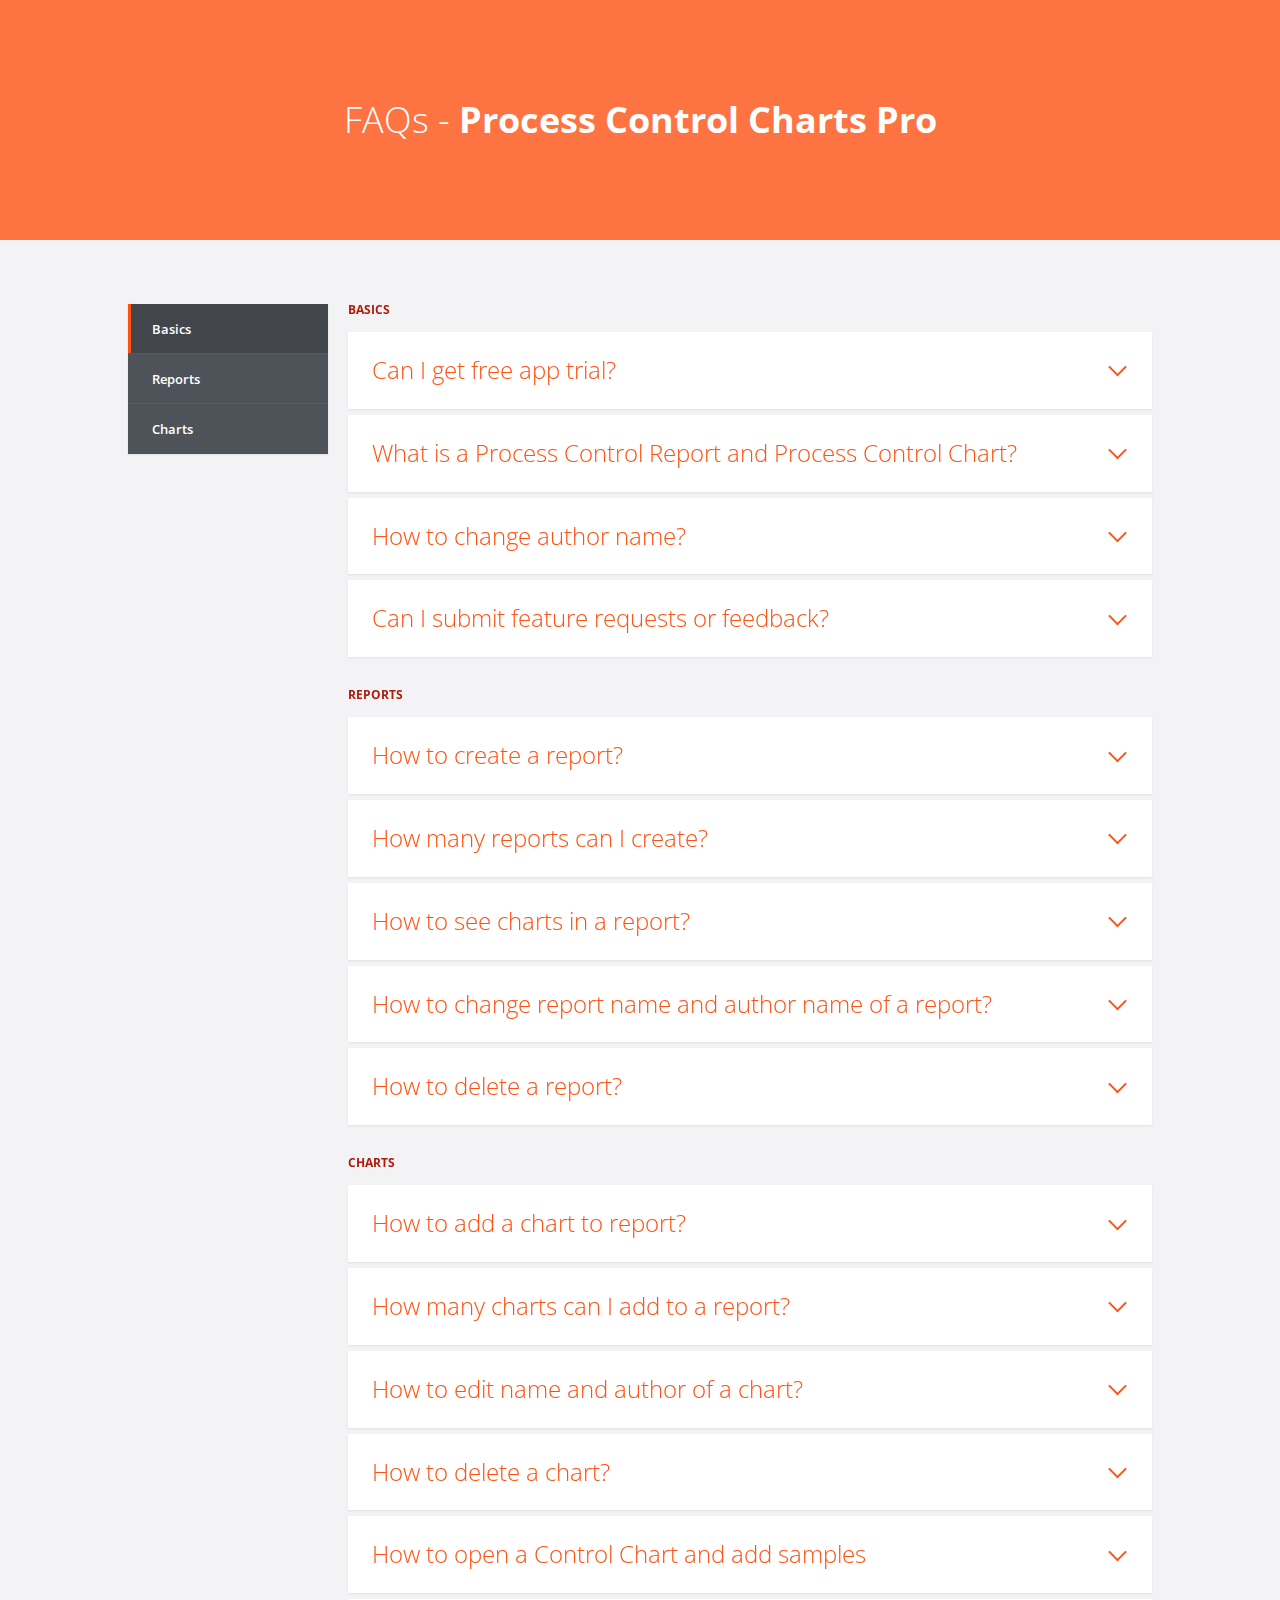
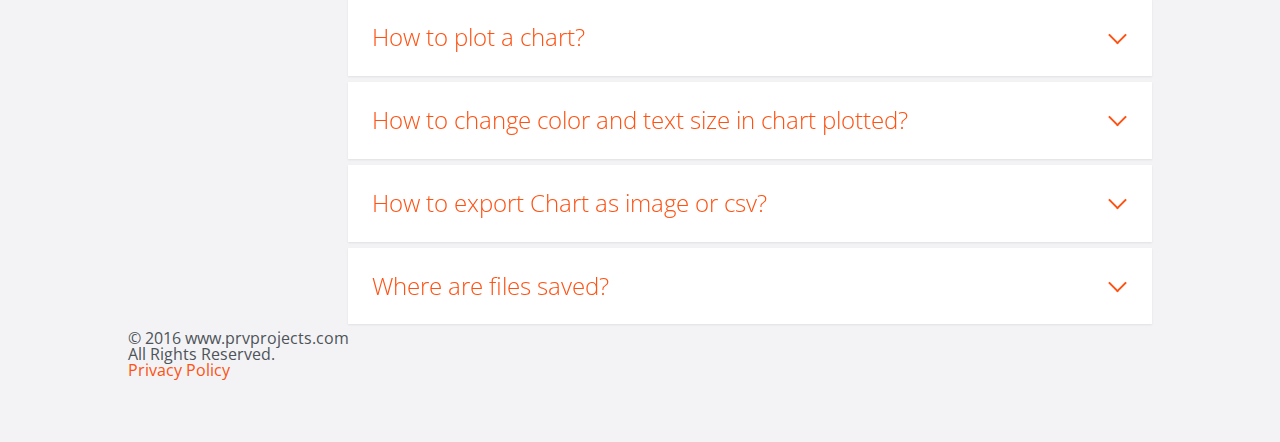
<file: faqs/index.html>
<!doctype html>
<html lang="en" class="no-js">
<head>
	<meta charset="UTF-8">
        <meta name="viewport" content="width=device-width, initial-scale=1.0, maximum-scale=1.0, user-scalable=no">
        <meta name="description" content="FAQs for Process Control Charts Pro - App for Android" />
        <meta name="keywords" content="faqs, frequently asked questions, plot control charts, calculate control limits, generate quality control report, process control charts, x bar chart, r chart, s chart, n chart, p chart, c chart, save chart as pdf, save chart as png,
                            statistical process control charts pdf, process control charts calculations, control limits calculator, mu sigma limits" />
        <meta name="author" content="Pankaj Kumar" />

        <link rel="shortcut icon" href="images/favicon.png">
	<link href='http://fonts.googleapis.com/css?family=Open+Sans:400,300,600,700' rel='stylesheet' type='text/css'>

	<link rel="stylesheet" href="css/reset.css"> <!-- CSS reset -->
	<link rel="stylesheet" href="css/style.css"> <!-- Resource style -->
	<script src="js/modernizr.js"></script> <!-- Modernizr -->
        <title>FAQs | Frequently Asked Questions - Process Control Charts Pro - App for Android</title>
        <script>
          (function(i,s,o,g,r,a,m){i['GoogleAnalyticsObject']=r;i[r]=i[r]||function(){
          (i[r].q=i[r].q||[]).push(arguments)},i[r].l=1*new Date();a=s.createElement(o),
          m=s.getElementsByTagName(o)[0];a.async=1;a.src=g;m.parentNode.insertBefore(a,m)
          })(window,document,'script','https://www.google-analytics.com/analytics.js','ga');

          ga('create', 'UA-81023468-1', 'auto');
          ga('send', 'pageview');

        </script>
</head>
<body>
<header  style="background: #FD7341;">
<h1>FAQs - <a style="color: #fff; font-weight: bold;" href="http://www.prvprojects.com">Process Control Charts Pro</a></h1>
</header>
<section class="cd-faq">
	<ul class="cd-faq-categories">
                <li><a class="selected" href="#basics" onclick="ga('send', 'event', 'FAQ Page', 'Basic', 'Checking out app faqs');">Basics</a></li>
                <li><a href="#mobile" href="#basics" onclick="ga('send', 'event', 'FAQ Page', 'Reports', 'Checking out app faqs');">Reports</a></li>
                <li><a href="#account" href="#basics" onclick="ga('send', 'event', 'FAQ Page', 'Charts', 'Checking out app faqs');">Charts</a></li>
	</ul> <!-- cd-faq-categories -->

	<div class="cd-faq-items">
		<ul id="basics" class="cd-faq-group">
			<li class="cd-faq-title"><h2>Basics</h2></li>
			<li>
                                <a class="cd-faq-trigger" href="#0"  onclick="ga('send', 'event', 'Basic', 'Q-1', 'Checking out faq answers');">Can I get free app trial?</a>
				<div class="cd-faq-content">
                                        <p>You can contact us on our website for free trial. We will try our best to accommodate your request.</p>
				</div> <!-- cd-faq-content -->
                        </li>

                        <li>
                                <a class="cd-faq-trigger" href="#0" onclick="ga('send', 'event', 'Basic', 'Q-2', 'Checking out faq answers');">What is a Process Control Report and Process Control Chart?</a>
                                <div class="cd-faq-content">
                                        <p>A Process Control Report is like a book which contains many chapters. You can add as many charts in a report as you need. E.g. A report may have 20 R Charts, 10 P Charts, 2 C Charts etc.</p>
                                </div> <!-- cd-faq-content -->
                        </li>

                        <li>
                                <a class="cd-faq-trigger" href="#0" onclick="ga('send', 'event', 'Basic', 'Q-3', 'Checking out faq answers');">How to change author name?</a>
                                <div class="cd-faq-content">
                                        <p>Go to Preferences -> Press Author Name field and edit it.</p>
                                </div> <!-- cd-faq-content -->
                        </li>

                        <li>
                                <a class="cd-faq-trigger" href="#0" onclick="ga('send', 'event', 'Basic', 'Q-4', 'Checking out faq answers');">Can I submit feature requests or feedback?</a>
                                <div class="cd-faq-content">
                                        <p>Yes, you are always welcome to contact us for any query, suggestion. You can use in-app contact form or contact us on website</p>
                                </div> <!-- cd-faq-content -->
                        </li>


		</ul> <!-- cd-faq-group -->

		<ul id="mobile" class="cd-faq-group">
                        <li class="cd-faq-title"><h2>Reports</h2></li>
			<li>
                                <a class="cd-faq-trigger" href="#0" onclick="ga('send', 'event', 'Reports', 'Q-1', 'Checking out faq answers');">How to create a report?</a>
				<div class="cd-faq-content">
                                        <p>Open App -> On HomeScreen, you will have a circular button on bottom -> Press it -> Enter Report Name -> You are done</p>
				</div> <!-- cd-faq-content -->
                        </li>


                        <li>
                                <a class="cd-faq-trigger" href="#0" onclick="ga('send', 'event', 'Reports', 'Q-2', 'Checking out faq answers');">How many reports can I create?</a>
                                <div class="cd-faq-content">
                                        <p>Theoretically, you can create as many reports as you need. But due to device configuration and software restrictions, it will not be unlimited nummber but well above general needs.</p>
                                </div> <!-- cd-faq-content -->
                        </li>

                        <li>
                                <a class="cd-faq-trigger" href="#0" onclick="ga('send', 'event', 'Reports', 'Q-3', 'Checking out faq answers');">How to see charts in a report?</a>
                                <div class="cd-faq-content">
                                        <p>Open App -> Open Home Screen -> You will see the list of reports -> Press on report's name -> You will see the Report Contents Screen</p>
                                </div> <!-- cd-faq-content -->
                        </li>
                        <li>
                                <a class="cd-faq-trigger" href="#0" onclick="ga('send', 'event', 'Reports', 'Q-4', 'Checking out faq answers');">How to change report name and author name of a report?</a>
                                <div class="cd-faq-content">
                                        <p>Open App -> Open Home Screen -> You will see the list of reports -> press EDIT on the report which you want to update. -> Enter updated text</p>
                                </div> <!-- cd-faq-content -->
                        </li>
                        <li>
                                <a class="cd-faq-trigger" href="#0" onclick="ga('send', 'event', 'Reports', 'Q-5', 'Checking out faq answers');">How to delete a report?</a>
                                <div class="cd-faq-content">
                                        <p>Open App -> Open Home Screen -> You will see the list of reports -> press DELETE on the report which you want to delete. Please note  deleting a report will delete all its charts, including samples.</p>
                                </div> <!-- cd-faq-content -->
                        </li>

		</ul> <!-- cd-faq-group -->

		<ul id="account" class="cd-faq-group">
                        <li class="cd-faq-title"><h2>Charts</h2></li>
			<li>
                                <a class="cd-faq-trigger" href="#0" onclick="ga('send', 'event', 'Charts', 'Q-1', 'Checking out faq answers');">How to add a chart to report?</a>
				<div class="cd-faq-content">
                                        <p>Open App -> Open Report -> Press button on right bottom -> Enter Chart name -> Press on Chart Type icon -> A new blank chart of selected Chart Type will appear on top of list.</p>
				</div> <!-- cd-faq-content -->
			</li>

			<li>
                                <a class="cd-faq-trigger" href="#0" onclick="ga('send', 'event', 'Charts', 'Q-2', 'Checking out faq answers');">How many charts can I add to a report?</a>
				<div class="cd-faq-content">
                                        <p>Theoretically, you can add as many charts as you need. But due to device configuration and software restrictions, it will not be unlimited nummber but well above general needs.</p>
				</div> <!-- cd-faq-content -->
                        </li>

                        <li>
                                <a class="cd-faq-trigger" href="#0" onclick="ga('send', 'event', 'Charts', 'Q-3', 'Checking out faq answers');">How to edit name and author of a chart?</a>
                                <div class="cd-faq-content">
                                        <p>Open Report Contents Screen, press over flow menu on that chart (three vertical dots), there you can edit your chart.</p>
                                </div> <!-- cd-faq-content -->
                        </li>

                        <li>
                                <a class="cd-faq-trigger" href="#0" onclick="ga('send', 'event', 'Charts', 'Q-4', 'Checking out faq answers');">How to delete a chart?</a>
                                <div class="cd-faq-content">
                                        <p>Open Report Contents Screen, press over flow menu on that chart (three vertical dots), there you can delete your chart.</p>
                                </div> <!-- cd-faq-content -->
                        </li>
                        <li>
                                <a class="cd-faq-trigger" href="#0" onclick="ga('send', 'event', 'Charts', 'Q-5', 'Checking out faq answers');">How to open a Control Chart and add samples</a>
                                <div class="cd-faq-content">
                                        <p>Open App -> HomeScreen -> You see reports list -> Select a report -> Add a chart of required chart type -> Press its name -> Chart Opens up -> Press Right Bottom button ->Press Add Sample button -> Select data input method -> Sample will be added to first row of samples table</p>
                                </div> <!-- cd-faq-content -->
                        </li>

                        <li>
                                <a class="cd-faq-trigger" href="#0" onclick="ga('send', 'event', 'Charts', 'Q-6', 'Checking out faq answers');">How to plot a chart?</a>
                                <div class="cd-faq-content">
                                        <p>After you have added samples to a chart, press right bottom button and press plot chart -> App will show you plotted chart</p>
                                </div> <!-- cd-faq-content -->
                        </li>

                        <li>
                                <a class="cd-faq-trigger" href="#0" onclick="ga('send', 'event', 'Charts', 'Q-7', 'Checking out faq answers');">How to change color and text size in chart plotted?</a>
                                <div class="cd-faq-content">
                                        <p>Open preferences screen from navigation meu -> Change parameters you need to -> Press back -> Plot Chart again.</p>
                                </div> <!-- cd-faq-content -->
                        </li>

                        <li>
                                <a class="cd-faq-trigger" href="#0" onclick="ga('send', 'event', 'Charts', 'Q-8', 'Checking out faq answers');">How to export Chart as image or csv?</a>
                                <div class="cd-faq-content">
                                        <p>After plotting chart, press bottom right button, press Save button -> select type of save action you need.</p>
                                </div> <!-- cd-faq-content -->
                        </li>

                        <li>
                                <a class="cd-faq-trigger" href="#0" onclick="ga('send', 'event', 'Charts', 'Q-9', 'Checking out faq answers');">Where are files saved?</a>
                                <div class="cd-faq-content">
                                        <p>Images are saved in DCIM folder (Images folder), CSV files are saved in Download folder.</p>
                                </div> <!-- cd-faq-content -->
                        </li>

                </ul> <!-- cd-faq-group -->

	</div> <!-- cd-faq-items -->
        <a href="#0" class="cd-close-panel">Close</a>


<footer id="footer">

                                        <p style="text-center">&copy; 2016 www.prvprojects.com <a href="index.html"></a> <br/>All Rights Reserved.</p>
                                        <p style="text-center"><a href="privacypolicy.html" onclick="ga('send', 'event', 'Footer', 'Privacy Policy', 'Reading privacy policy');">Privacy Policy</a></p>

</footer>




</section> <!-- cd-faq -->


<script src="js/jquery-2.1.1.js"></script>
<script src="js/jquery.mobile.custom.min.js"></script>
<script src="js/main.js"></script> <!-- Resource jQuery -->
</body>
</html>
</file>
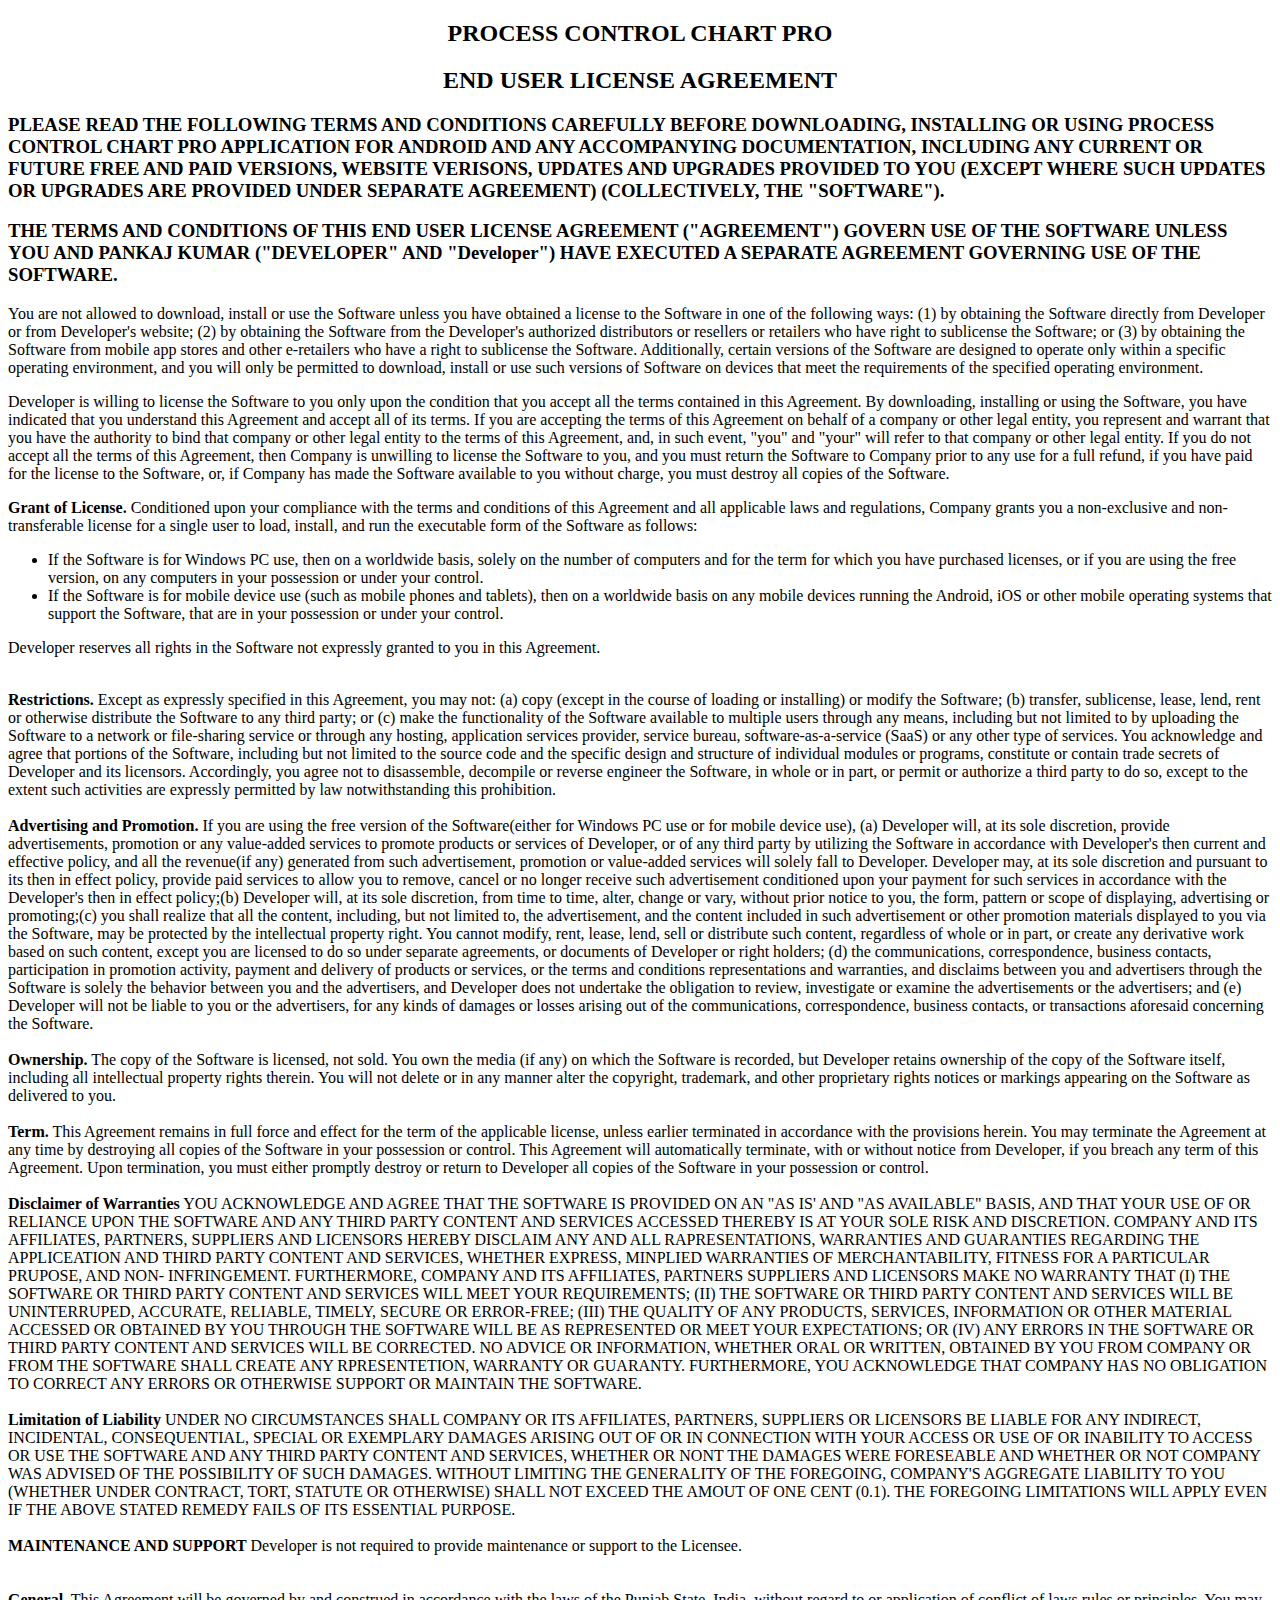
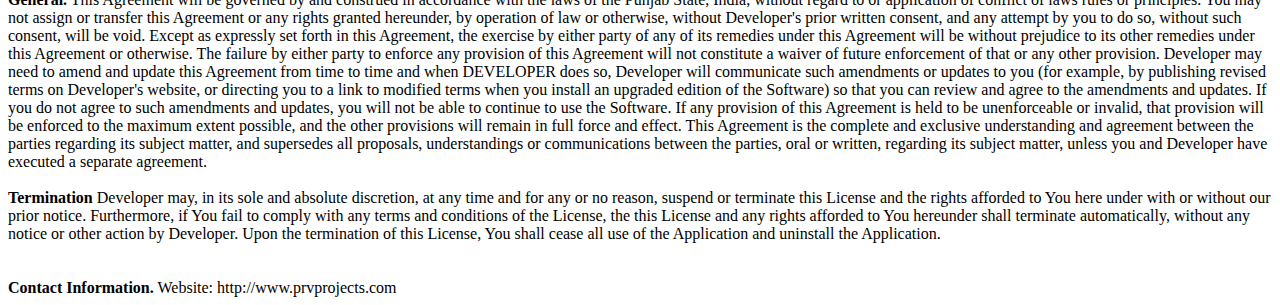
<file: eula.html>
<!DOCTYPE html>
<html>
<head>
<meta name="description" content="EULA for Process Control Charts Pro and Process Control Charts Lite"
</head>

<body>

<h2 style="text-align:center">PROCESS CONTROL CHART PRO</h2>
<h2 style="text-align:center">END USER LICENSE AGREEMENT</h2>


<h3>PLEASE READ THE FOLLOWING TERMS AND CONDITIONS CAREFULLY BEFORE DOWNLOADING,
INSTALLING OR USING PROCESS CONTROL CHART PRO APPLICATION FOR ANDROID AND ANY ACCOMPANYING DOCUMENTATION,
INCLUDING ANY CURRENT OR FUTURE FREE AND PAID VERSIONS, WEBSITE VERISONS, UPDATES AND UPGRADES PROVIDED TO YOU (EXCEPT WHERE SUCH UPDATES OR UPGRADES ARE
PROVIDED UNDER SEPARATE AGREEMENT) (COLLECTIVELY, THE "SOFTWARE").</h3>

<h3>THE TERMS AND CONDITIONS OF THIS END USER LICENSE AGREEMENT ("AGREEMENT") GOVERN
USE OF THE SOFTWARE UNLESS YOU AND PANKAJ KUMAR ("DEVELOPER" AND "Developer")
HAVE EXECUTED A SEPARATE AGREEMENT GOVERNING USE OF THE SOFTWARE.</h3>

<p>You are not allowed to download, install or use the Software unless you have
obtained a license to the Software in one of the following ways:
(1) by obtaining the Software directly from Developer or from Developer's website;
(2) by obtaining the Software from the Developer's authorized distributors or resellers
or retailers who have right to sublicense the Software; or
(3) by obtaining the Software
from mobile app stores and other e-retailers who have a right to sublicense the Software.
Additionally, certain versions of the Software are designed to operate only within a
specific operating environment, and you will only be permitted to download, install or
use such versions of Software on devices that meet the requirements of the specified
operating environment.</p>

<p>Developer is willing to license the Software to you only
upon the condition that you accept all the terms contained in this Agreement.
By downloading, installing or using the Software, you have indicated that you
understand this Agreement and accept all of its terms.  If you are accepting the
terms of this Agreement on behalf of a company or other legal entity, you represent
and warrant that you have the authority to bind that company or other legal entity
to the terms of this Agreement, and, in such event, "you" and "your" will refer to
that company or other legal entity.  If you do not accept all the terms of this
Agreement, then Company is unwilling to license the Software to you, and you must
return the Software to Company prior to any use for a full refund, if you have paid
for the license to the Software, or, if Company has made the Software available to
you without charge, you must destroy all copies of the Software.</p>


<li>
<b>Grant of License.</b>
Conditioned upon your compliance with the terms and conditions of this Agreement and
all applicable laws and regulations, Company grants you a non-exclusive and non-transferable
license for a single user to load, install, and run the executable form of the Software as follows:
</li>

<ul>
<li>If the Software is for Windows PC use, then on a worldwide basis, solely on the number of computers and for the term for which you have purchased
licenses, or if you are using the free version, on any computers in your possession or under your control.</li>

<li>If the Software is for mobile device use (such as mobile phones and tablets), then on a worldwide
basis on any mobile devices running the Android, iOS or other mobile operating systems that support
the Software, that are in your possession or under your control.</li>

</ul>

Developer reserves
all rights in the Software not expressly granted to you in this Agreement.</p>
</br>
<li><b>Restrictions.</b>  Except as expressly
specified in this Agreement, you may not: (a) copy (except in the course of loading or installing) or modify
the Software; (b) transfer, sublicense, lease, lend, rent or otherwise distribute the Software to any third party;
or (c) make the functionality of the Software available to multiple users through any means, including but not
limited to by uploading the Software to a network or file-sharing service or through any hosting, application
services provider, service bureau, software-as-a-service (SaaS) or any other type of services.  You acknowledge
and agree that portions of the Software, including but not limited to the source code and the specific design
and structure of individual modules or programs, constitute or contain trade secrets of Developer and its licensors.
Accordingly, you agree not to disassemble, decompile or reverse engineer the Software, in whole or in part, or
permit or authorize a third party to do so, except to the extent such activities are expressly permitted by law
notwithstanding this prohibition.</li>
</br>
<li><b>Advertising and Promotion.</b>
If you are using the free version of
the Software(either for Windows PC use or for mobile device use), (a)  Developer will, at its sole discretion,
provide advertisements,  promotion or any value-added services to promote products or services of Developer, or
of any third party by utilizing the Software in accordance with Developer's then current and effective policy,
and all the revenue(if any) generated from such advertisement, promotion or value-added services will solely
fall to Developer. Developer may, at its sole discretion and pursuant to its then in effect policy, provide paid
services to allow you to remove, cancel or no longer receive such advertisement conditioned upon your payment
for such services in accordance with the Developer's then in effect policy;(b) Developer will, at its sole discretion,
from time to time, alter, change or vary, without prior notice to you,  the form, pattern or scope of displaying,
advertising or promoting;(c) you shall realize that all the content, including, but not limited to, the advertisement,
and the content included in such advertisement or other promotion materials displayed to you via the Software, may be
protected by the intellectual property right. You cannot modify, rent, lease, lend, sell or distribute such content,
regardless of whole or in part, or create any derivative work based on such content, except you are licensed to do so
under separate agreements, or documents of Developer or right holders; (d) the communications, correspondence, business
contacts, participation in promotion activity, payment and delivery of products or services, or the terms and conditions
representations and warranties, and disclaims between you and advertisers through the Software is solely the behavior
between you and the advertisers, and Developer does not undertake the obligation to review, investigate or examine the
advertisements or the advertisers; and (e) Developer will not be liable to you or the advertisers, for any kinds of damages
or losses  arising out of the communications, correspondence, business contacts, or transactions aforesaid concerning
the Software.</li>
</br>
<li><b>Ownership.</b>
The copy of the Software is licensed, not sold.  You own the media (if any) on which the Software is recorded,
but Developer retains ownership of the copy of the Software itself, including all intellectual property rights
therein.  You will not delete or in any manner alter the copyright, trademark, and other proprietary rights
notices or markings appearing on the Software as delivered to you.</li>
</br>
<li><b>Term.</b>
This Agreement remains in full force and effect for
the term of the applicable license, unless earlier terminated in accordance with the provisions herein.  You may
terminate the Agreement at any time by destroying all copies of the Software in your possession or control.  This
Agreement will automatically terminate, with or without notice from Developer, if you breach any term of this Agreement.
Upon termination, you must either promptly destroy or return to Developer all copies of the Software in your possession
or control.</li>
</br>

 <li><b>Disclaimer of Warranties</b>
YOU ACKNOWLEDGE AND AGREE THAT THE SOFTWARE IS PROVIDED ON AN "AS IS' AND "AS AVAILABLE" BASIS, AND THAT YOUR USE OF OR RELIANCE UPON THE SOFTWARE AND ANY THIRD PARTY CONTENT AND SERVICES ACCESSED THEREBY IS AT YOUR SOLE RISK AND DISCRETION. COMPANY AND ITS AFFILIATES, PARTNERS, SUPPLIERS AND LICENSORS HEREBY DISCLAIM ANY AND ALL RAPRESENTATIONS, WARRANTIES AND GUARANTIES REGARDING THE APPLICEATION AND THIRD PARTY CONTENT AND SERVICES, WHETHER EXPRESS, MINPLIED WARRANTIES OF MERCHANTABILITY, FITNESS FOR A PARTICULAR PRUPOSE, AND NON- INFRINGEMENT. FURTHERMORE, COMPANY AND ITS AFFILIATES, PARTNERS SUPPLIERS AND LICENSORS MAKE NO WARRANTY THAT (I) THE SOFTWARE OR THIRD PARTY CONTENT AND SERVICES WILL MEET YOUR REQUIREMENTS; (II) THE SOFTWARE OR THIRD PARTY CONTENT AND SERVICES WILL BE UNINTERRUPED, ACCURATE, RELIABLE, TIMELY, SECURE OR ERROR-FREE; (III) THE QUALITY OF ANY PRODUCTS, SERVICES, INFORMATION OR OTHER MATERIAL ACCESSED OR OBTAINED BY YOU THROUGH THE SOFTWARE WILL BE AS REPRESENTED OR MEET YOUR EXPECTATIONS; OR (IV) ANY ERRORS IN THE SOFTWARE OR THIRD PARTY CONTENT AND SERVICES WILL BE CORRECTED. NO ADVICE OR INFORMATION, WHETHER ORAL OR WRITTEN, OBTAINED BY YOU FROM COMPANY OR FROM THE SOFTWARE SHALL CREATE ANY RPRESENTETION, WARRANTY OR GUARANTY. FURTHERMORE, YOU ACKNOWLEDGE THAT COMPANY HAS NO OBLIGATION TO CORRECT ANY ERRORS OR OTHERWISE SUPPORT OR MAINTAIN THE SOFTWARE.
</li>
</br>

 <li><b>Limitation of Liability</b>
UNDER NO CIRCUMSTANCES SHALL COMPANY OR ITS AFFILIATES, PARTNERS, SUPPLIERS OR LICENSORS BE LIABLE FOR ANY INDIRECT, INCIDENTAL, CONSEQUENTIAL, SPECIAL OR EXEMPLARY DAMAGES ARISING OUT OF OR IN CONNECTION WITH YOUR ACCESS OR USE OF OR INABILITY TO ACCESS OR USE THE SOFTWARE AND ANY THIRD PARTY CONTENT AND SERVICES, WHETHER OR NONT THE DAMAGES WERE FORESEABLE AND WHETHER OR NOT COMPANY WAS ADVISED OF THE POSSIBILITY OF SUCH DAMAGES. WITHOUT LIMITING THE GENERALITY OF THE FOREGOING, COMPANY'S AGGREGATE LIABILITY TO YOU (WHETHER UNDER CONTRACT, TORT, STATUTE OR OTHERWISE) SHALL NOT EXCEED THE AMOUT OF ONE CENT (0.1). THE FOREGOING LIMITATIONS WILL APPLY EVEN IF THE ABOVE STATED REMEDY FAILS OF ITS ESSENTIAL PURPOSE.
</li>
</br>

<li><b>MAINTENANCE AND SUPPORT</b>
 Developer is not required to provide maintenance or support to the Licensee.
</li>
</br>

<!--<li><b>No Warranty.</b>
THE SOFTWARE IS PROVIDED "AS IS", WITHOUT WARRANTY OF ANY KIND.  DEVELOPER DISCLAIMS ALL WARRANTIES AND CONDITIONS,
EXPRESS OR IMPLIED, INCLUDING BUT NOT LIMITED TO ANY IMPLIED WARRANTIES AND CONDITIONS OF MERCHANTABILITY, FITNESS
FOR A PARTICULAR PURPOSE AND NONINFRINGEMENT, AND ANY WARRANTIES AND CONDITIONS ARISING OUT OF COURSE OF DEALING OR
USAGE OF TRADE.  NO ADVICE OR INFORMATION, WHETHER ORAL OR WRITTEN, OBTAINED FROM DEVELOPER OR ELSEWHERE WILL CREATE
ANY WARRANTY OR CONDITION NOT EXPRESSLY STATED IN THIS AGREEMENT.</li>
</br>
<li><b>Limitation of Liability.</b>
UNDER NO CIRCUMSTANCES AND UNDER NO LEGAL OR EQUITABLE THEORY, WHETHER IN TORT, CONTRACT, STRICT LIABILITY OR OTHERWISE,
SHALL DEVELOPER BE LIABLE TO YOU OR TO ANY OTHER PERSON FOR ANY INDIRECT, SPECIAL, INCIDENTAL OR CONSEQUENTIAL LOSSES
OR DAMAGES OF ANY NATURE ARISING OUT OF OR IN CONNECTION WITH THE USE OF OR INABILITY TO USE THE SOFTWARE,
INCLUDING, WITHOUT LIMITATION, DAMAGES FOR LOST PROFITS, LOSS OF GOODWILL, LOSS OF DATA, WORK STOPPAGE, ACCURACY OF RESULTS,
OR COMPUTER FAILURE OR MALFUNCTION OR MOBILE(INCLUDING TABLETS) FAILURE OR MALFUNCTION, CHARTS INACCURACY, CONTROL CHARTS
CALCULATIONS MISTAKE, EVEN IF AN AUTHORIZED REPRESENTATIVE OF DEVELOPER HAS BEEN ADVISED OF OR SHOULD HAVE KNOWN OF THE
POSSIBILITY OF SUCH DAMAGES. IN NO EVENT WILL DEVELOPER BE LIABLE FOR ANY DAMAGES IN EXCESS OF THE FEES PAID ($0  IF FREE SOFTWARE) BY
YOU IN CONNECTION WITH YOUR USE OF THE SOFTWARE DURING THE SIX MONTH PERIOD PRECEDING THE DATE ON WHICH THE CLAIM AROSE.
APPLICABLE LAW MAY NOT ALLOW THE LIMITATION OF LIABILITY SET FORTH ABOVE, SO THIS LIMITATION OF LIABILITY MAY NOT APPLY
TO YOU. IF ANY PART OF THIS LIMITATION ON LIABILITY IS FOUND TO BE INVALID OR UNENFORCEABLE FOR ANY REASON, THEN THE
AGGREGATE LIABILITY OF DEVELOPER UNDER SUCH CIRCUMSTANCES FOR LIABILITIES THAT OTHERWISE WOULD HAVE BEEN LIMITED
SHALL NOT EXCEED ONE CENT ($0.1).</li>-->


<!--DEVELOPER'S TOTAL LIABILITY TO YOU FROM ALL CAUSES OF ACTION AND UNDER ALL THEORIES OF LIABILITY WILL BE LIMITED TO $0
OR, IN THE EVENT THAT DEVELOPER HAS MADE THE SOFTWARE AVAILABLE TO YOU WITHOUT CHARGE, DEVELOPER'S TOTAL LIABILITY
WILL BE LIMITED TO $0. IN NO EVENT WILL DEVELOPER BE LIABLE TO YOU FOR ANY SPECIAL, INCIDENTAL, EXEMPLARY, PUNITIVE
OR CONSEQUENTIAL DAMAGES (INCLUDING LOSS OF DATA, BUSINESS, PROFITS) OR FOR the cost of procuring substitute products,
ARISING OUT OF OR IN CONNECTION WITH THIS AGREEMENT OR THE EXECUTION OR PERFORMANCE OF THE SOFTWARE, WHETHER SUCH
LIABILITY ARISES FROM ANY CLAIM BASED UPON CONTRACT, WARRANTY, TORT (INCLUDING NEGLIGENCE), STRICT LIABILITY OR
OTHERWISE, AND WHETHER OR NOT DEVELOPER HAS BEEN ADVISED OF THE POSSIBILITY OF SUCH LOSS OR DAMAGE.
THE FOREGOING LIMITATIONS WILL SURVIVE AND APPLY EVEN IF ANY LIMITED REMEDY SPECIFIED IN THIS AGREEMENT IS FOUND
TO HAVE FAILED OF ITS ESSENTIAL PURPOSE.-->

</br>
<li><b>General.</b>  This Agreement will be governed by and construed in accordance with the laws of the Punjab State, India,
without regard to or application of conflict of laws rules or principles. You may not assign or transfer
this Agreement or any rights granted hereunder, by operation of law or otherwise, without Developer's prior written consent,
and any attempt by you to do so, without such consent, will be void.  Except as expressly set forth in this Agreement,
the exercise by either party of any of its remedies under this Agreement will be without prejudice to its other remedies
under this Agreement or otherwise.  The failure by either party to enforce any provision of this Agreement will not constitute
a waiver of future enforcement of that or any other provision.    Developer may need to amend and update this Agreement
from time to time and when DEVELOPER does so, Developer will communicate such amendments or updates to you (for example, by
publishing revised terms on Developer's website, or directing you to a link to modified terms when you install an upgraded
edition of the Software) so that you can review and agree to the amendments and updates.  If you do not agree to such
amendments and updates, you will not be able to continue to use the Software.  If any provision of this Agreement is held
to be unenforceable or invalid, that provision will be enforced to the maximum extent possible, and the other provisions
will remain in full force and effect.  This Agreement is the complete and exclusive understanding and agreement between
the parties regarding its subject matter, and supersedes all proposals, understandings or communications between the parties,
oral or written, regarding its subject matter, unless you and Developer have executed a separate agreement.</li>

</br>
<li><b>Termination</b>
 Developer may, in its sole and absolute discretion, at any time and for any or no reason, suspend or terminate this License and the rights afforded to You here under with or without our prior notice. Furthermore, if You fail to comply with any terms and conditions of the License, the this License and any rights afforded to You hereunder shall terminate automatically, without any notice or other action by Developer. Upon the termination of this License, You shall cease all use of the Application and uninstall the Application.
 </li>
 </br>

</br>
<li><b>Contact Information.</b>
Website: http://www.prvprojects.com</li>


</body>
</html>
</file>
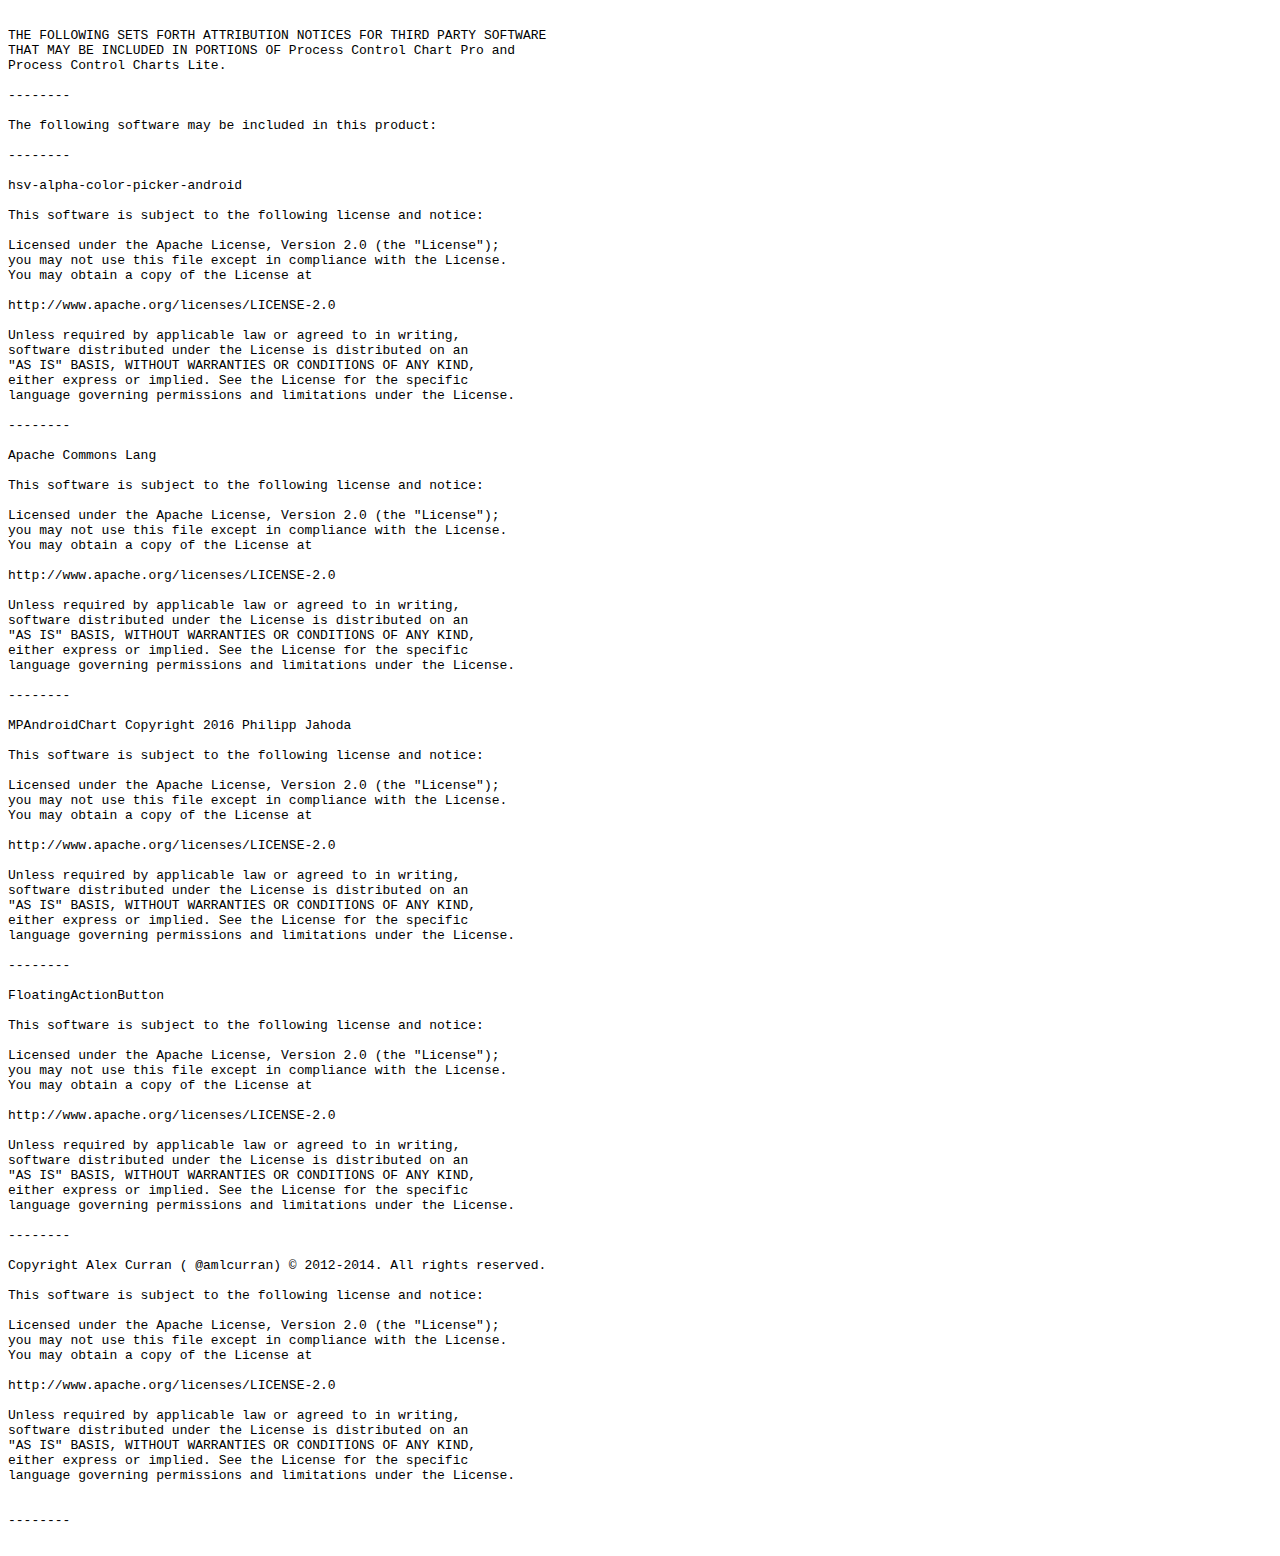
<file: license.html>
<!DOCTYPE html>
<html>
<body>

<pre>

THE FOLLOWING SETS FORTH ATTRIBUTION NOTICES FOR THIRD PARTY SOFTWARE
THAT MAY BE INCLUDED IN PORTIONS OF Process Control Chart Pro and
Process Control Charts Lite.

--------

The following software may be included in this product:

--------

hsv-alpha-color-picker-android

This software is subject to the following license and notice:

Licensed under the Apache License, Version 2.0 (the "License");
you may not use this file except in compliance with the License.
You may obtain a copy of the License at

http://www.apache.org/licenses/LICENSE-2.0

Unless required by applicable law or agreed to in writing,
software distributed under the License is distributed on an
"AS IS" BASIS, WITHOUT WARRANTIES OR CONDITIONS OF ANY KIND,
either express or implied. See the License for the specific
language governing permissions and limitations under the License.

--------

Apache Commons Lang

This software is subject to the following license and notice:

Licensed under the Apache License, Version 2.0 (the "License");
you may not use this file except in compliance with the License.
You may obtain a copy of the License at

http://www.apache.org/licenses/LICENSE-2.0

Unless required by applicable law or agreed to in writing,
software distributed under the License is distributed on an
"AS IS" BASIS, WITHOUT WARRANTIES OR CONDITIONS OF ANY KIND,
either express or implied. See the License for the specific
language governing permissions and limitations under the License.

--------

MPAndroidChart Copyright 2016 Philipp Jahoda

This software is subject to the following license and notice:

Licensed under the Apache License, Version 2.0 (the "License");
you may not use this file except in compliance with the License.
You may obtain a copy of the License at

http://www.apache.org/licenses/LICENSE-2.0

Unless required by applicable law or agreed to in writing,
software distributed under the License is distributed on an
"AS IS" BASIS, WITHOUT WARRANTIES OR CONDITIONS OF ANY KIND,
either express or implied. See the License for the specific
language governing permissions and limitations under the License.

--------

FloatingActionButton

This software is subject to the following license and notice:

Licensed under the Apache License, Version 2.0 (the "License");
you may not use this file except in compliance with the License.
You may obtain a copy of the License at

http://www.apache.org/licenses/LICENSE-2.0

Unless required by applicable law or agreed to in writing,
software distributed under the License is distributed on an
"AS IS" BASIS, WITHOUT WARRANTIES OR CONDITIONS OF ANY KIND,
either express or implied. See the License for the specific
language governing permissions and limitations under the License.

--------

Copyright Alex Curran ( @amlcurran) © 2012-2014. All rights reserved.

This software is subject to the following license and notice:

Licensed under the Apache License, Version 2.0 (the "License");
you may not use this file except in compliance with the License.
You may obtain a copy of the License at

http://www.apache.org/licenses/LICENSE-2.0

Unless required by applicable law or agreed to in writing,
software distributed under the License is distributed on an
"AS IS" BASIS, WITHOUT WARRANTIES OR CONDITIONS OF ANY KIND,
either express or implied. See the License for the specific
language governing permissions and limitations under the License.


--------

</pre>
</body>
</html>
</file>
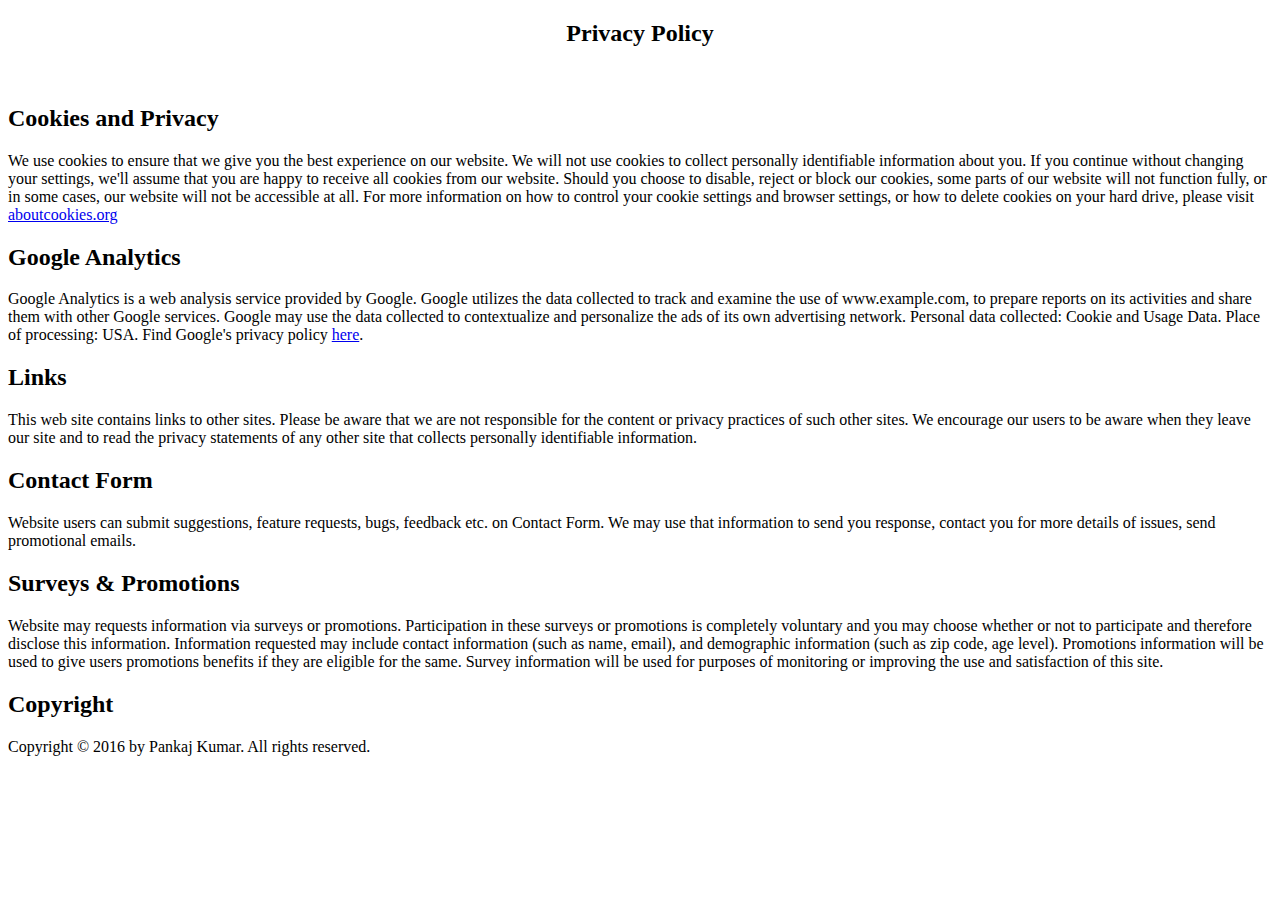
<file: privacypolicy.html>
<!DOCTYPE html>
<html>
<head>
<title>Privacy policy for www.prvprojects.com</title>
<meta name="description" content="Privacy policy for www.prvprojects.com"
</head>

<body>

<h2 style="text-align:center">Privacy Policy</h2>

<br/>

<h2>Cookies and Privacy</h2>
<p>We use cookies to ensure that we give you the best experience on our website. We will not use cookies to collect personally identifiable information about you. If you continue without changing your settings, we'll assume that you are happy to receive all cookies from our website. Should you choose to disable, reject or block our cookies, some parts of our website will not function fully, or in some cases, our website will not be accessible at all. For more information on how to control your cookie settings and browser settings, or how to delete cookies on your hard drive, please visit <a href ="aboutcookies.org">aboutcookies.org</a></p>

<h2>Google Analytics</h2>
<p>Google Analytics is a web analysis service provided by Google. Google utilizes the data collected to track and examine the use of www.example.com, to prepare reports on its activities and share them with other Google services. Google may use the data collected to contextualize and personalize the ads of its own advertising network. Personal data collected: Cookie and Usage Data. Place of processing: USA. Find Google's privacy policy <a href="http://www.google.com/intl/en/policies/privacy/">here</a>.</p>

<h2>Links</h2>
<p>This web site contains links to other sites. Please be aware that we are not responsible for the content or privacy practices of such other sites. We encourage our users to be aware when they leave our site and to read the privacy statements of any other site that collects personally identifiable information.</p>

<h2>Contact Form</h2>
<p>Website users can submit suggestions, feature requests, bugs, feedback etc. on Contact Form. We may use that information to send you response, contact you for more details of issues, send promotional emails.</p>


<h2>Surveys & Promotions</h2>
<p>Website may requests information via surveys or promotions. Participation in these surveys or promotions is completely voluntary and you may choose whether or not to participate and therefore disclose this information. Information requested may include contact information (such as name, email), and demographic information (such as zip code, age level). Promotions information will be used to give users promotions benefits if they are eligible for the same. Survey information will be used for purposes of monitoring or improving the use and satisfaction of this site.</p>

<h2>Copyright</h2>
<p>Copyright &copy; 2016 by Pankaj Kumar. All rights reserved.</p>

</body>
</html>
</file>
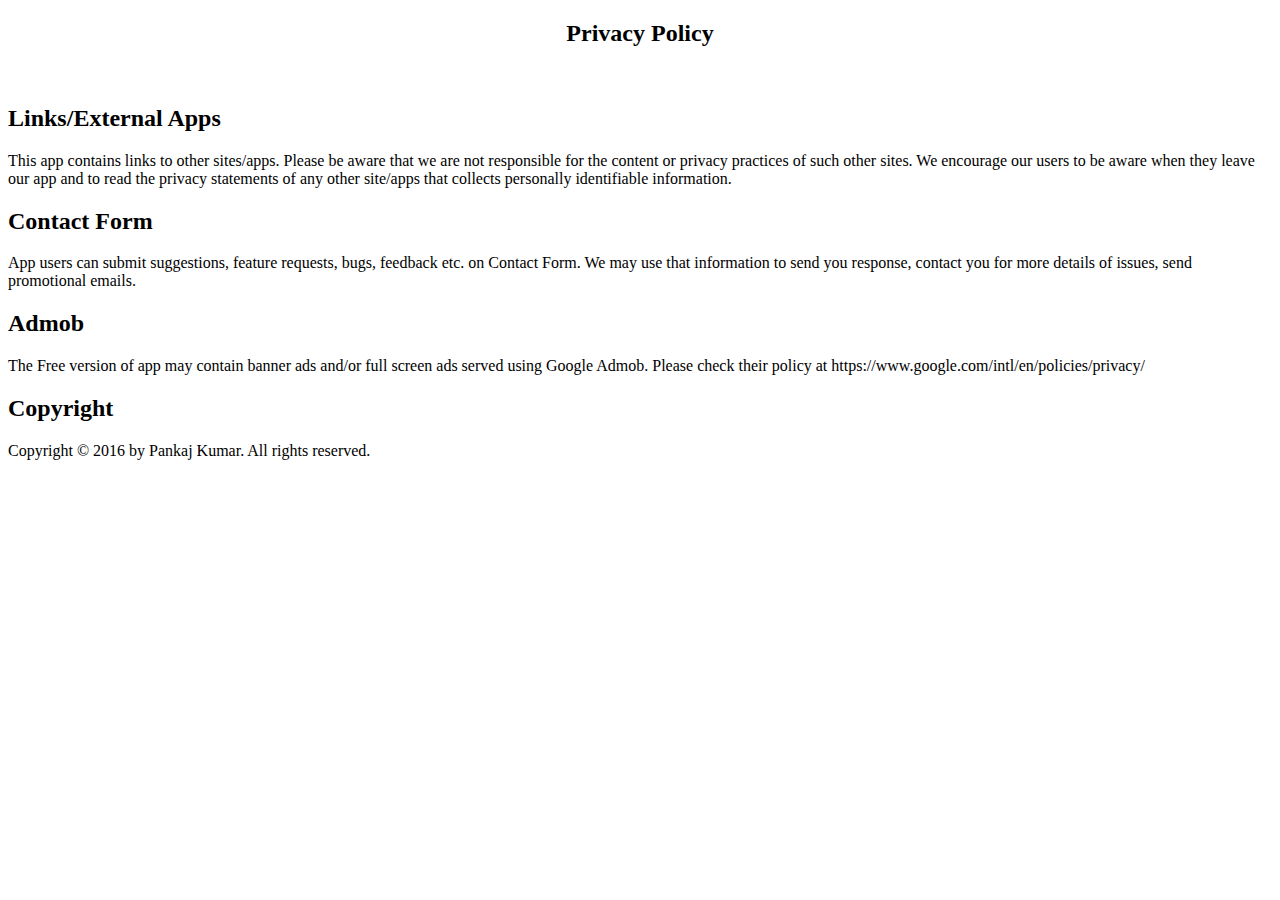
<file: privacypolicy_androidapp.html>
<!DOCTYPE html>
<html>
<head>
<title>Privacy policy</title>
<meta name="description" content="Privacy policy for Android app"
</head>

<body>

<h2 style="text-align:center">Privacy Policy</h2>

<br/>

<h2>Links/External Apps</h2>
<p>This app contains links to other sites/apps. Please be aware that we are not responsible for the content or privacy practices of such other sites. We encourage our users to be aware when they leave our app and to read the privacy statements of any other site/apps that collects personally identifiable information.</p>

<h2>Contact Form</h2>
<p>App users can submit suggestions, feature requests, bugs, feedback etc. on Contact Form. We may use that information to send you response, contact you for more details of issues, send promotional emails.</p>


<h2>Admob</h2>
<p>The Free version of app may contain banner ads and/or full screen ads served using Google Admob. Please check their policy at https://www.google.com/intl/en/policies/privacy/</p>

<h2>Copyright</h2>
<p>Copyright &copy; 2016 by Pankaj Kumar. All rights reserved.</p>

</body>
</html>
</file>
<file: faqs/css/style.css>
/* -------------------------------- 

Primary style

-------------------------------- */
*, *::after, *::before {
  -webkit-box-sizing: border-box;
  -moz-box-sizing: border-box;
  box-sizing: border-box;
}

*::after, *::before {
  content: '';
}

body {
  font-size: 100%;
  font-family: "Open Sans", sans-serif;
  color: #4e5359;
  background-color: #f3f3f5;
}
body::after {
  /* overlay layer visible on small devices when the right panel slides in */
  position: fixed;
  top: 0;
  left: 0;
  width: 100%;
  height: 100%;
  background-color: rgba(78, 83, 89, 0.8);
  visibility: hidden;
  opacity: 0;
  -webkit-transition: opacity .3s 0s, visibility 0s .3s;
  -moz-transition: opacity .3s 0s, visibility 0s .3s;
  transition: opacity .3s 0s, visibility 0s .3s;
}
body.cd-overlay::after {
  visibility: visible;
  opacity: 1;
  -webkit-transition: opacity .3s 0s, visibility 0s 0s;
  -moz-transition: opacity .3s 0s, visibility 0s 0s;
  transition: opacity .3s 0s, visibility 0s 0s;
}
@media only screen and (min-width: 768px) {
  body::after {
    display: none;
  }
}

a {
  color: #FF5112;
  text-decoration: none;
}

/* -------------------------------- 

Main components 

-------------------------------- */
header {
  position: relative;
  height: 180px;
  line-height: 180px;
  text-align: center;
  background-color: #FF5112;
}
header h1 {
  color: #ffffff;
  -webkit-font-smoothing: antialiased;
  -moz-osx-font-smoothing: grayscale;
  font-size: 20px;
  font-size: 1.25rem;
}
@media only screen and (min-width: 1024px) {
  header {
    height: 240px;
    line-height: 240px;
  }
  header h1 {
    font-size: 36px;
    font-size: 2.25rem;
    font-weight: 300;
  }
}

.cd-faq {
  width: 90%;
  max-width: 1024px;
  margin: 2em auto;
  box-shadow: 0 1px 5px rgba(0, 0, 0, 0.1);
}
.cd-faq:after {
  content: "";
  display: table;
  clear: both;
}
@media only screen and (min-width: 768px) {
  .cd-faq {
    position: relative;
    margin: 4em auto;
    box-shadow: none;
  }
}

.cd-faq-categories a {
  position: relative;
  display: block;
  overflow: hidden;
  height: 50px;
  line-height: 50px;
  padding: 0 28px 0 16px;
  background-color: #4e5359;
  -webkit-font-smoothing: antialiased;
  -moz-osx-font-smoothing: grayscale;
  color: #ffffff;
  white-space: nowrap;
  border-bottom: 1px solid #555b61;
  text-overflow: ellipsis;
}
.cd-faq-categories a::before, .cd-faq-categories a::after {
  /* plus icon on the right */
  position: absolute;
  top: 50%;
  right: 16px;
  display: inline-block;
  height: 1px;
  width: 10px;
  background-color: #7f868e;
}
.cd-faq-categories a::after {
  -webkit-transform: rotate(90deg);
  -moz-transform: rotate(90deg);
  -ms-transform: rotate(90deg);
  -o-transform: rotate(90deg);
  transform: rotate(90deg);
}
.cd-faq-categories li:last-child a {
  border-bottom: none;
}
@media only screen and (min-width: 768px) {
  .cd-faq-categories {
    width: 20%;
    float: left;
    box-shadow: 0 1px 2px rgba(0, 0, 0, 0.08);
  }
  .cd-faq-categories a {
    font-size: 13px;
    font-size: 0.8125rem;
    font-weight: 600;
    padding-left: 24px;
    padding: 0 24px;
    -webkit-transition: background 0.2s, padding 0.2s;
    -moz-transition: background 0.2s, padding 0.2s;
    transition: background 0.2s, padding 0.2s;
  }
  .cd-faq-categories a::before, .cd-faq-categories a::after {
    display: none;
  }
  .no-touch .cd-faq-categories a:hover {
    background: #555b61;
  }
  .no-js .cd-faq-categories {
    width: 100%;
    margin-bottom: 2em;
  }
}
@media only screen and (min-width: 1024px) {
  .cd-faq-categories {
    position: absolute;
    top: 0;
    left: 0;
    width: 200px;
    z-index: 2;
  }
  .cd-faq-categories a::before {
    /* decorative rectangle on the left visible for the selected item */
    display: block;
    top: 0;
    right: auto;
    left: 0;
    height: 100%;
    width: 3px;
    background-color: #FF5112;
    opacity: 0;
    -webkit-transition: opacity 0.2s;
    -moz-transition: opacity 0.2s;
    transition: opacity 0.2s;
  }
  .cd-faq-categories .selected {
    background: #42464b !important;
  }
  .cd-faq-categories .selected::before {
    opacity: 1;
  }
  .cd-faq-categories.is-fixed {
    /* top and left value assigned in jQuery */
    position: fixed;
  }
  .no-js .cd-faq-categories {
    position: relative;
  }
}

.cd-faq-items {
  position: fixed;
  height: 100%;
  width: 90%;
  top: 0;
  right: 0;
  background: #ffffff;
  padding: 0 5% 1em;
  overflow: auto;
  -webkit-overflow-scrolling: touch;
  z-index: 1;
  -webkit-backface-visibility: hidden;
  backface-visibility: hidden;
  -webkit-transform: translateZ(0) translateX(100%);
  -moz-transform: translateZ(0) translateX(100%);
  -ms-transform: translateZ(0) translateX(100%);
  -o-transform: translateZ(0) translateX(100%);
  transform: translateZ(0) translateX(100%);
  -webkit-transition: -webkit-transform .3s;
  -moz-transition: -moz-transform .3s;
  transition: transform .3s;
}
.cd-faq-items.slide-in {
  -webkit-transform: translateZ(0) translateX(0%);
  -moz-transform: translateZ(0) translateX(0%);
  -ms-transform: translateZ(0) translateX(0%);
  -o-transform: translateZ(0) translateX(0%);
  transform: translateZ(0) translateX(0%);
}
.no-js .cd-faq-items {
  position: static;
  height: auto;
  width: 100%;
  -webkit-transform: translateX(0);
  -moz-transform: translateX(0);
  -ms-transform: translateX(0);
  -o-transform: translateX(0);
  transform: translateX(0);
}
@media only screen and (min-width: 768px) {
  .cd-faq-items {
    position: static;
    height: auto;
    width: 78%;
    float: right;
    overflow: visible;
    -webkit-transform: translateZ(0) translateX(0);
    -moz-transform: translateZ(0) translateX(0);
    -ms-transform: translateZ(0) translateX(0);
    -o-transform: translateZ(0) translateX(0);
    transform: translateZ(0) translateX(0);
    padding: 0;
    background: transparent;
  }
}
@media only screen and (min-width: 1024px) {
  .cd-faq-items {
    float: none;
    width: 100%;
    padding-left: 220px;
  }
  .no-js .cd-faq-items {
    padding-left: 0;
  }
}

.cd-close-panel {
  position: fixed;
  top: 5px;
  right: -100%;
  display: block;
  height: 40px;
  width: 40px;
  overflow: hidden;
  text-indent: 100%;
  white-space: nowrap;
  z-index: 2;
  /* Force Hardware Acceleration in WebKit */
  -webkit-transform: translateZ(0);
  -moz-transform: translateZ(0);
  -ms-transform: translateZ(0);
  -o-transform: translateZ(0);
  transform: translateZ(0);
  -webkit-backface-visibility: hidden;
  backface-visibility: hidden;
  -webkit-transition: right 0.4s;
  -moz-transition: right 0.4s;
  transition: right 0.4s;
}
.cd-close-panel::before, .cd-close-panel::after {
  /* close icon in CSS */
  position: absolute;
  top: 16px;
  left: 12px;
  display: inline-block;
  height: 3px;
  width: 18px;
  background: #6c7d8e;
}
.cd-close-panel::before {
  -webkit-transform: rotate(45deg);
  -moz-transform: rotate(45deg);
  -ms-transform: rotate(45deg);
  -o-transform: rotate(45deg);
  transform: rotate(45deg);
}
.cd-close-panel::after {
  -webkit-transform: rotate(-45deg);
  -moz-transform: rotate(-45deg);
  -ms-transform: rotate(-45deg);
  -o-transform: rotate(-45deg);
  transform: rotate(-45deg);
}
.cd-close-panel.move-left {
  right: 2%;
}
@media only screen and (min-width: 768px) {
  .cd-close-panel {
    display: none;
  }
}

.cd-faq-group {
  /* hide group not selected */
  display: none;
}
.cd-faq-group.selected {
  display: block;
}
.cd-faq-group .cd-faq-title {
  background: transparent;
  box-shadow: none;
  margin: 1em 0;
}
.no-touch .cd-faq-group .cd-faq-title:hover {
  box-shadow: none;
}
.cd-faq-group .cd-faq-title h2 {
  text-transform: uppercase;
  font-size: 12px;
  font-size: 0.75rem;
  font-weight: 700;
  color: #AD1C0B;
}
.no-js .cd-faq-group {
  display: block;
}
@media only screen and (min-width: 768px) {
  .cd-faq-group {
    /* all groups visible */
    display: block;
  }
  .cd-faq-group > li {
    background: #ffffff;
    margin-bottom: 6px;
    box-shadow: 0 1px 2px rgba(0, 0, 0, 0.08);
    -webkit-transition: box-shadow 0.2s;
    -moz-transition: box-shadow 0.2s;
    transition: box-shadow 0.2s;
  }
  .no-touch .cd-faq-group > li:hover {
    box-shadow: 0 1px 10px rgba(108, 125, 142, 0.3);
  }
  .cd-faq-group .cd-faq-title {
    margin: 2em 0 1em;
  }
  .cd-faq-group:first-child .cd-faq-title {
    margin-top: 0;
  }
}

.cd-faq-trigger {
  position: relative;
  display: block;
  margin: 1.6em 0 .4em;
  line-height: 1.2;
}
@media only screen and (min-width: 768px) {
  .cd-faq-trigger {
    font-size: 24px;
    font-size: 1.5rem;
    font-weight: 300;
    margin: 0;
    padding: 24px 72px 24px 24px;
  }
  .cd-faq-trigger::before, .cd-faq-trigger::after {
    /* arrow icon on the right */
    position: absolute;
    right: 24px;
    top: 50%;
    height: 2px;
    width: 13px;
    background: #FF5112;
    -webkit-backface-visibility: hidden;
    backface-visibility: hidden;
    -webkit-transition-property: -webkit-transform;
    -moz-transition-property: -moz-transform;
    transition-property: transform;
    -webkit-transition-duration: 0.2s;
    -moz-transition-duration: 0.2s;
    transition-duration: 0.2s;
  }
  .cd-faq-trigger::before {
    -webkit-transform: rotate(45deg);
    -moz-transform: rotate(45deg);
    -ms-transform: rotate(45deg);
    -o-transform: rotate(45deg);
    transform: rotate(45deg);
    right: 32px;
  }
  .cd-faq-trigger::after {
    -webkit-transform: rotate(-45deg);
    -moz-transform: rotate(-45deg);
    -ms-transform: rotate(-45deg);
    -o-transform: rotate(-45deg);
    transform: rotate(-45deg);
  }
  .content-visible .cd-faq-trigger::before {
    -webkit-transform: rotate(-45deg);
    -moz-transform: rotate(-45deg);
    -ms-transform: rotate(-45deg);
    -o-transform: rotate(-45deg);
    transform: rotate(-45deg);
  }
  .content-visible .cd-faq-trigger::after {
    -webkit-transform: rotate(45deg);
    -moz-transform: rotate(45deg);
    -ms-transform: rotate(45deg);
    -o-transform: rotate(45deg);
    transform: rotate(45deg);
  }
}

.cd-faq-content p {
  font-size: 14px;
  font-size: 0.875rem;
  line-height: 1.4;
  color: #6c7d8e;
}
@media only screen and (min-width: 768px) {
  .cd-faq-content {
    display: none;
    padding: 0 24px 30px;
  }
  .cd-faq-content p {
    line-height: 1.6;
  }
  .no-js .cd-faq-content {
    display: block;
  }
}
</file>
